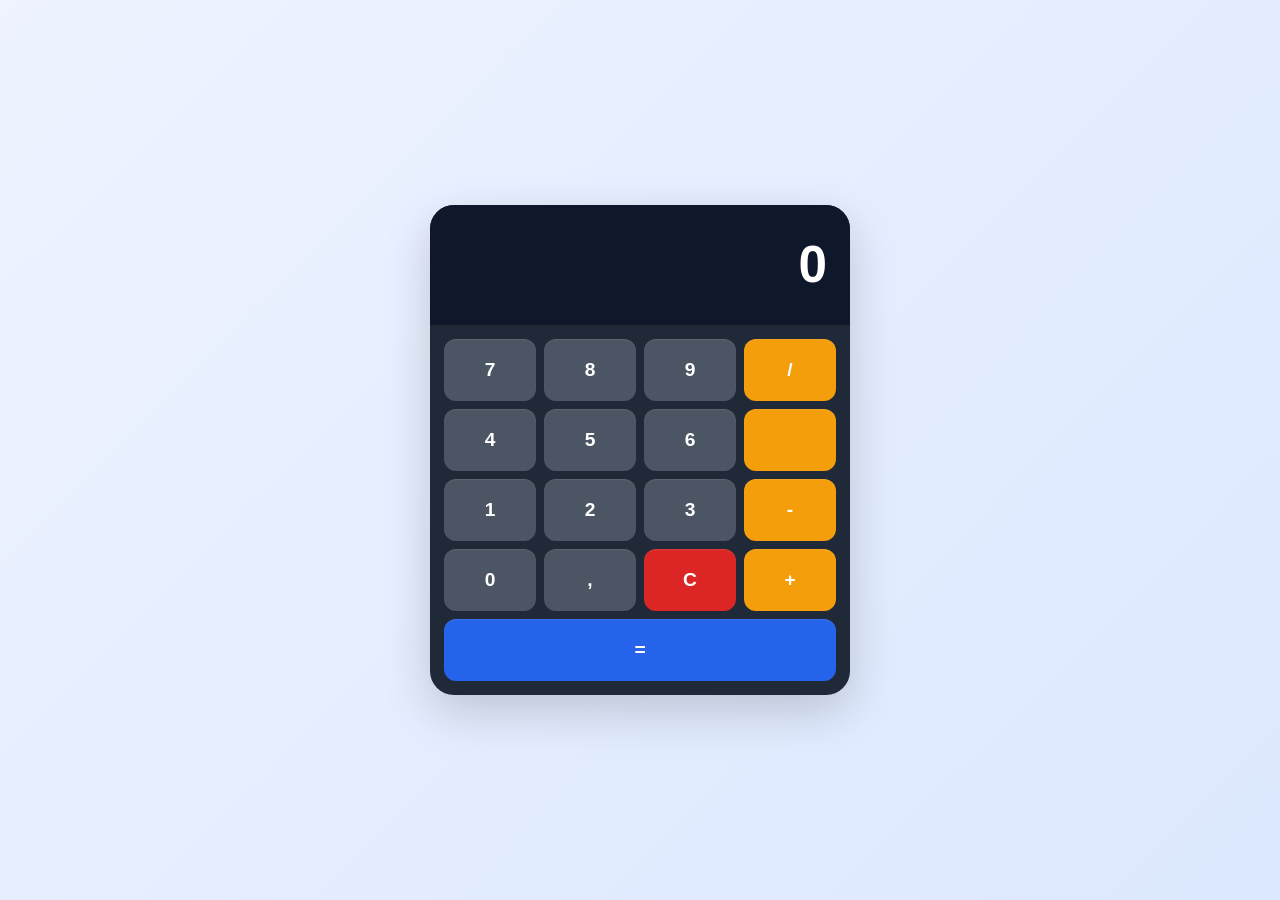
<file: index.html>
<!doctype html>
<html lang="fr">
  <head>
    <meta charset="UTF-8" />
    <meta name="viewport" content="width=device-width, initial-scale=1.0" />
    <link
      href="https://cdn.jsdelivr.net/npm/bootstrap@5.3.3/dist/css/bootstrap.min.css"
      rel="stylesheet"
    />
    <link rel="stylesheet" href="./style.css" />
    <title>Calculatrice</title>
  </head>
  <body>
    <div class="calculator-wrapper">
      <div id="calculatrice" class="shadow-lg">
        <div id="display" class="display-screen">0</div>

        <div class="row g-2 p-3">
          <div class="col-3">
            <button class="btn btn-secondary w-100 btn-calc" data-value="7">
              7
            </button>
          </div>
          <div class="col-3">
            <button class="btn btn-secondary w-100 btn-calc" data-value="8">
              8
            </button>
          </div>
          <div class="col-3">
            <button class="btn btn-secondary w-100 btn-calc" data-value="9">
              9
            </button>
          </div>
          <div class="col-3">
            <button class="btn btn-warning w-100 btn-calc" data-value="/">
              /
            </button>
          </div>

          <div class="col-3">
            <button class="btn btn-secondary w-100 btn-calc" data-value="4">
              4
            </button>
          </div>
          <div class="col-3">
            <button class="btn btn-secondary w-100 btn-calc" data-value="5">
              5
            </button>
          </div>
          <div class="col-3">
            <button class="btn btn-secondary w-100 btn-calc" data-value="6">
              6
            </button>
          </div>
          <div class="col-3">
            <button
              class="btn btn-warning w-100 btn-calc"
              data-value="*"
            ></button>
          </div>

          <div class="col-3">
            <button class="btn btn-secondary w-100 btn-calc" data-value="1">
              1
            </button>
          </div>
          <div class="col-3">
            <button class="btn btn-secondary w-100 btn-calc" data-value="2">
              2
            </button>
          </div>
          <div class="col-3">
            <button class="btn btn-secondary w-100 btn-calc" data-value="3">
              3
            </button>
          </div>
          <div class="col-3">
            <button class="btn btn-warning w-100 btn-calc" data-value="-">
              -
            </button>
          </div>

          <div class="col-3">
            <button class="btn btn-secondary w-100 btn-calc" data-value="0">
              0
            </button>
          </div>
          <div class="col-3">
            <button class="btn btn-secondary w-100 btn-calc" data-value=",">
              ,
            </button>
          </div>
          <div class="col-3">
            <button class="btn btn-danger w-100 btn-calc" id="clearBtn">
              C
            </button>
          </div>
          <div class="col-3">
            <button class="btn btn-warning w-100 btn-calc" data-value="+">
              +
            </button>
          </div>

          <div class="col-12">
            <button class="btn btn-primary w-100 btn-calc" id="equalsBtn">
              =
            </button>
          </div>
        </div>
      </div>
    </div>

    <script src="./app.js"></script>
  </body>
</html>
</file>
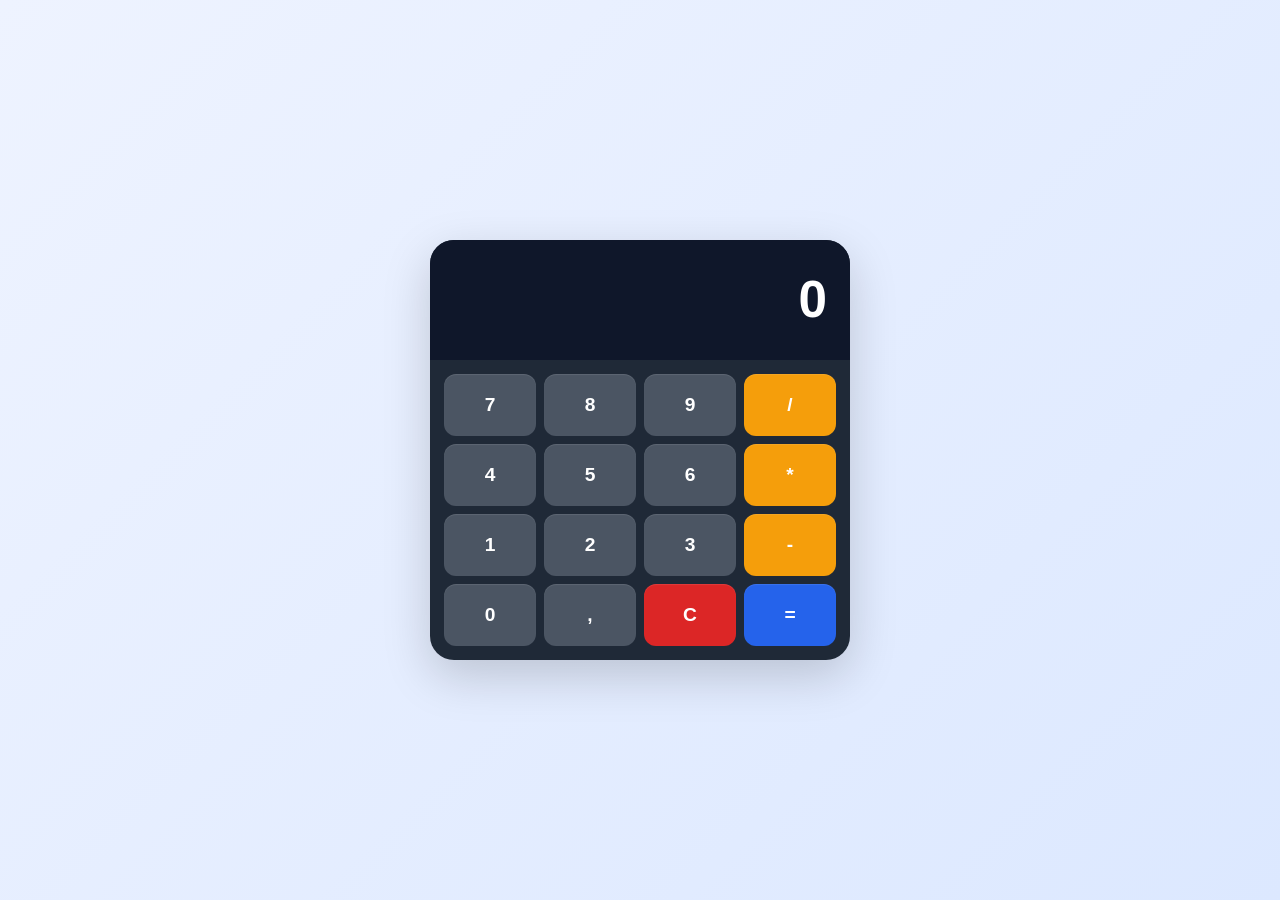
<file: CALCULATRICE/index.html>
<!doctype html>
<html lang="fr">
  <head>
    <meta charset="UTF-8" />
    <meta name="viewport" content="width=device-width, initial-scale=1.0" />
    <link
      href="https://cdn.jsdelivr.net/npm/bootstrap@5.3.3/dist/css/bootstrap.min.css"
      rel="stylesheet"
    />
    <link rel="stylesheet" href="./style.css" />
    <title>Calculatrice</title>
  </head>
  <body>
    <div class="calculator-wrapper">
      <div id="calculatrice" class="shadow-lg">
        <div id="display" class="display-screen">0</div>

        <div class="row g-2 p-3">
          <div class="col-3">
            <button class="btn btn-secondary w-100 btn-calc" data-value="7">
              7
            </button>
          </div>
          <div class="col-3">
            <button class="btn btn-secondary w-100 btn-calc" data-value="8">
              8
            </button>
          </div>
          <div class="col-3">
            <button class="btn btn-secondary w-100 btn-calc" data-value="9">
              9
            </button>
          </div>
          <div class="col-3">
            <button class="btn btn-warning w-100 btn-calc" data-value="/">
              /
            </button>
          </div>

          <div class="col-3">
            <button class="btn btn-secondary w-100 btn-calc" data-value="4">
              4
            </button>
          </div>
          <div class="col-3">
            <button class="btn btn-secondary w-100 btn-calc" data-value="5">
              5
            </button>
          </div>
          <div class="col-3">
            <button class="btn btn-secondary w-100 btn-calc" data-value="6">
              6
            </button>
          </div>
          <div class="col-3">
            <button class="btn btn-warning w-100 btn-calc" data-value="*">
              *
            </button>
          </div>

          <div class="col-3">
            <button class="btn btn-secondary w-100 btn-calc" data-value="1">
              1
            </button>
          </div>
          <div class="col-3">
            <button class="btn btn-secondary w-100 btn-calc" data-value="2">
              2
            </button>
          </div>
          <div class="col-3">
            <button class="btn btn-secondary w-100 btn-calc" data-value="3">
              3
            </button>
          </div>
          <div class="col-3">
            <button class="btn btn-warning w-100 btn-calc" data-value="-">
              -
            </button>
          </div>

          <div class="col-3">
            <button class="btn btn-secondary w-100 btn-calc" data-value="0">
              0
            </button>
          </div>
          <div class="col-3">
            <button class="btn btn-secondary w-100 btn-calc" data-value=",">
              ,
            </button>
          </div>
          <div class="col-3">
            <button class="btn btn-danger w-100 btn-calc" id="clearBtn">
              C
            </button>
          </div>
          <div class="col-3">
            <button class="btn btn-primary w-100 btn-calc" id="equalsBtn">
              =
            </button>
          </div>
        </div>
      </div>
    </div>

    <script src="./app.js"></script>
  </body>
</html>
</file>
<file: style.css>
body {
  margin: 0;
  min-height: 100vh;
  display: flex;
  justify-content: center;
  align-items: center;
  background: linear-gradient(135deg, #eef3ff, #dce8ff);
  padding: 20px;
  box-sizing: border-box;
  font-family: Arial, sans-serif;
}

.calculator-wrapper {
  width: 100%;
  display: flex;
  justify-content: center;
}

#calculatrice {
  width: min(92vw, 420px);
  background: #1f2937;
  border-radius: 24px;
  overflow: hidden;
  box-shadow: 0 18px 45px rgba(0, 0, 0, 0.28);
}

.display-screen {
  min-height: 120px;
  background: #0f172a;
  color: #fff;
  display: flex;
  align-items: center;
  justify-content: flex-end;
  padding: 18px 22px;
  font-size: clamp(2rem, 6vw, 3.2rem);
  font-weight: 700;
  letter-spacing: 1px;
  overflow-x: auto;
  overflow-y: hidden;
  white-space: nowrap;
  text-overflow: ellipsis;
  min-width: 0;
  max-width: 100%;
}

.display-screen.long-number {
  font-size: clamp(1.6rem, 4vw, 2.4rem);
}

.display-screen.xlong-number {
  font-size: clamp(1.2rem, 3vw, 1.6rem);
}

.display-screen.xxlong-number {
  font-size: clamp(1rem, 2.2vw, 1.4rem);
}

.row.g-2.p-3 {
  padding: 14px !important;
}

.btn-calc {
  min-height: 62px;
  border: none;
  border-radius: 12px;
  font-size: 1.2rem;
  font-weight: 700;
  box-shadow: inset 0 1px 1px rgba(255, 255, 255, 0.1);
  transition:
    transform 0.12s ease,
    box-shadow 0.12s ease;
}

.btn-calc:hover {
  transform: translateY(-1px);
  box-shadow: 0 4px 10px rgba(0, 0, 0, 0.18);
}

.btn-calc:active {
  transform: translateY(0);
}

.btn-secondary {
  background-color: #4b5563;
  border-color: #4b5563;
  color: white;
}

.btn-secondary:hover {
  background-color: #374151;
  border-color: #374151;
  color: white;
}

.btn-warning,
.btn-operator {
  background-color: #f59e0b;
  border-color: #f59e0b;
  color: white;
}

.btn-warning:hover,
.btn-operator:hover {
  background-color: #d97706;
  border-color: #d97706;
  color: white;
}

.btn-primary {
  background-color: #2563eb;
  border-color: #2563eb;
}

.btn-primary:hover {
  background-color: #1d4ed8;
  border-color: #1d4ed8;
}

.btn-danger {
  background-color: #dc2626;
  border-color: #dc2626;
}

.btn-danger:hover {
  background-color: #b91c1c;
  border-color: #b91c1c;
}

@media (max-width: 480px) {
  .btn-calc {
    min-height: 56px;
    font-size: 1rem;
  }

  .display-screen {
    min-height: 100px;
  }
}
</file>
<file: CALCULATRICE/style.css>
body {
  margin: 0;
  min-height: 100vh;
  display: flex;
  justify-content: center;
  align-items: center;
  background: linear-gradient(135deg, #eef3ff, #dce8ff);
  padding: 20px;
  box-sizing: border-box;
  font-family: Arial, sans-serif;
}

.calculator-wrapper {
  width: 100%;
  display: flex;
  justify-content: center;
}

#calculatrice {
  width: min(92vw, 420px);
  background: #1f2937;
  border-radius: 24px;
  overflow: hidden;
  box-shadow: 0 18px 45px rgba(0, 0, 0, 0.28);
}

.display-screen {
  min-height: 120px;
  background: #0f172a;
  color: #fff;
  display: flex;
  align-items: center;
  justify-content: flex-end;
  padding: 18px 22px;
  font-size: clamp(2rem, 6vw, 3.2rem);
  font-weight: 700;
  letter-spacing: 1px;
  overflow-x: auto;
}

.row.g-2.p-3 {
  padding: 14px !important;
}

.btn-calc {
  min-height: 62px;
  border: none;
  border-radius: 12px;
  font-size: 1.2rem;
  font-weight: 700;
  box-shadow: inset 0 1px 1px rgba(255, 255, 255, 0.1);
  transition:
    transform 0.12s ease,
    box-shadow 0.12s ease;
}

.btn-calc:hover {
  transform: translateY(-1px);
  box-shadow: 0 4px 10px rgba(0, 0, 0, 0.18);
}

.btn-calc:active {
  transform: translateY(0);
}

.btn-secondary {
  background-color: #4b5563;
  border-color: #4b5563;
  color: white;
}

.btn-secondary:hover {
  background-color: #374151;
  border-color: #374151;
  color: white;
}

.btn-warning {
  background-color: #f59e0b;
  border-color: #f59e0b;
  color: white;
}

.btn-warning:hover {
  background-color: #d97706;
  border-color: #d97706;
  color: white;
}

.btn-primary {
  background-color: #2563eb;
  border-color: #2563eb;
}

.btn-primary:hover {
  background-color: #1d4ed8;
  border-color: #1d4ed8;
}

.btn-danger {
  background-color: #dc2626;
  border-color: #dc2626;
}

.btn-danger:hover {
  background-color: #b91c1c;
  border-color: #b91c1c;
}

@media (max-width: 480px) {
  .btn-calc {
    min-height: 56px;
    font-size: 1rem;
  }

  .display-screen {
    min-height: 100px;
  }
}
</file>
